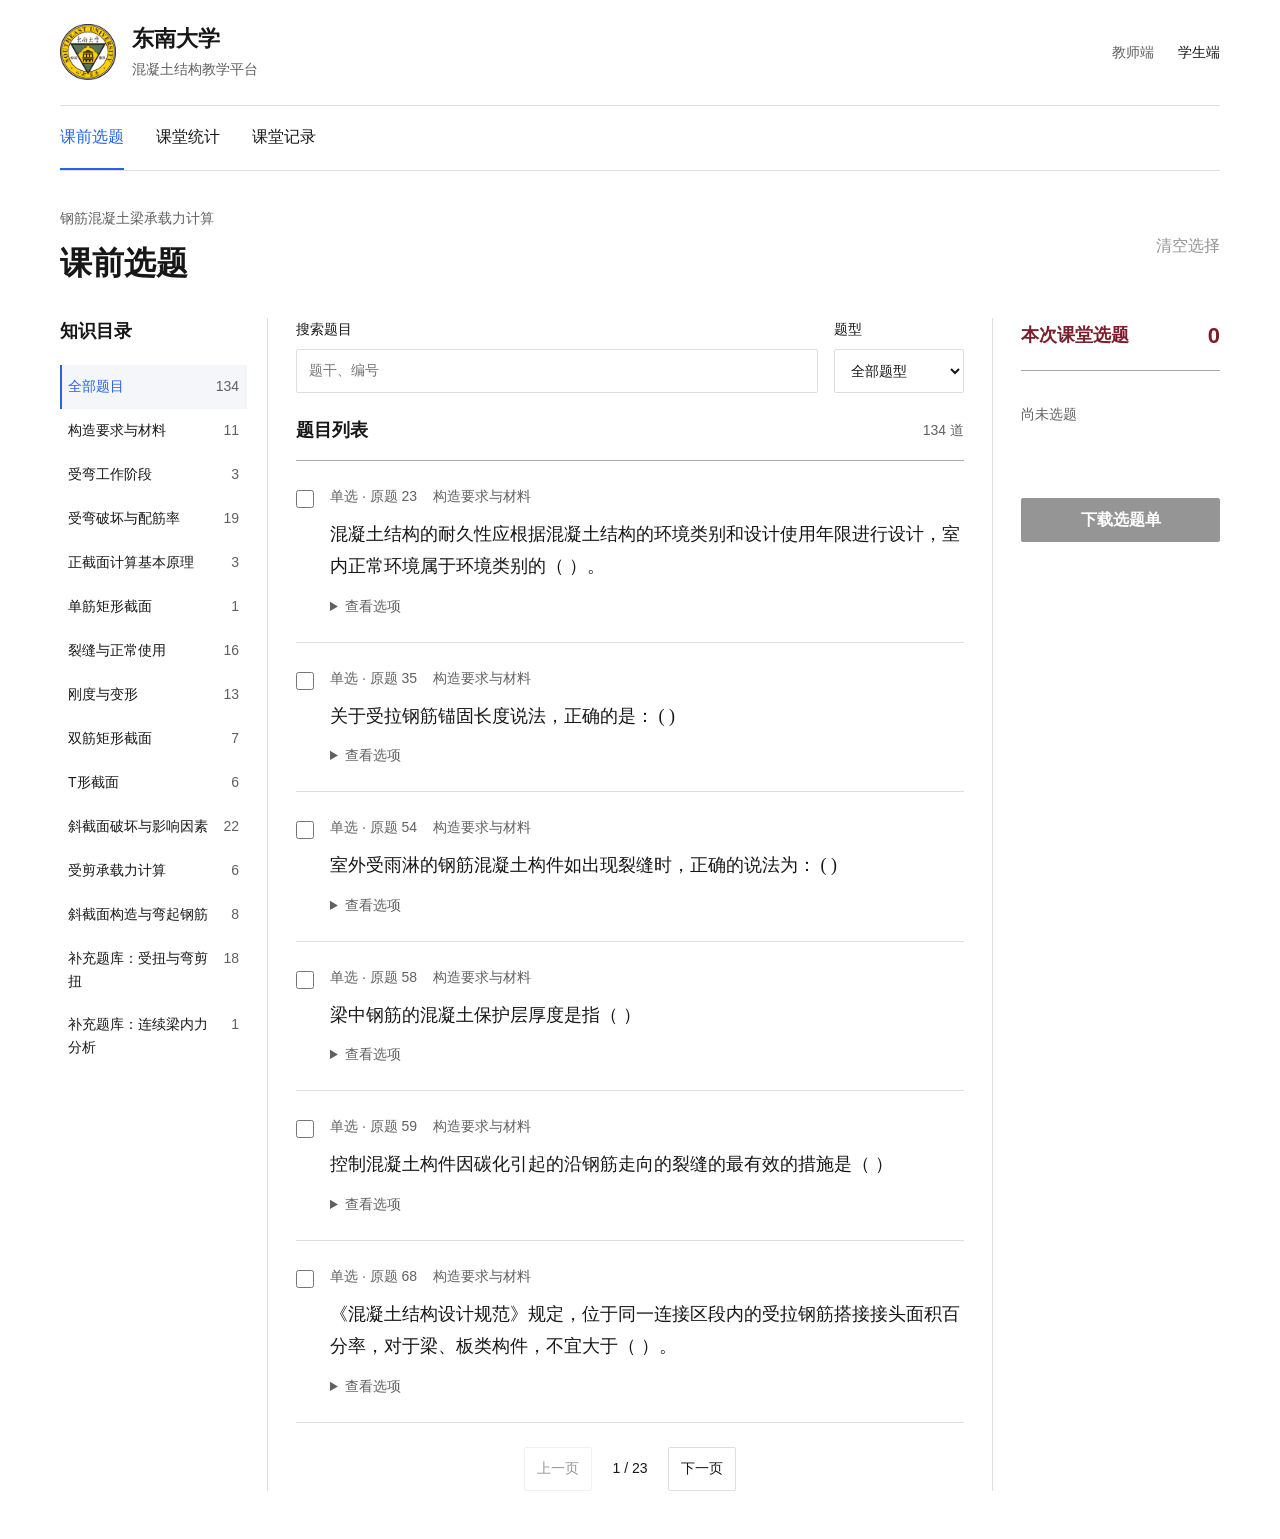
<file: index.html>
<!doctype html>
<html lang="zh-CN"><head><meta charset="utf-8"><meta name="viewport" content="width=device-width, initial-scale=1"><title>东南大学 · 混凝土结构教学平台</title><link rel="stylesheet" href="styles.css"></head>
<body class="directory"><a href="#workspace" class="skip-link">跳到主要内容</a><div class="shell">
<header class="topbar"><a class="brand" href="#workspace"><img src="assets/seu-emblem.png" alt="东南大学校徽" width="56" height="56"><div><strong>东南大学</strong><small>混凝土结构教学平台</small></div></a><div class="account"><span>教师端</span><button type="button" class="text-button" data-view="student">学生端</button><button type="button" class="text-button" id="teacher-return" data-view="prepare" hidden>教师端</button></div></header>

<nav class="primary-nav" aria-label="教师导航"><button type="button" data-view="prepare" aria-current="page">课前选题</button><button type="button" data-view="stats">课堂统计</button><button type="button" data-view="records">课堂记录</button></nav>
<main id="workspace" tabindex="-1">
<section data-panel="prepare"><div class="page-heading"><div><p class="course">钢筋混凝土梁承载力计算</p><h1>课前选题</h1></div><button type="button" id="clear-selection" class="text-button">清空选择</button></div>
<div class="course-layout"><aside class="knowledge-directory" aria-label="知识目录"><h2>知识目录</h2><div id="knowledge-nav"><button type="button" data-group="all" aria-current="true"><span>全部题目</span><span>134</span></button><button type="button" data-group="detailing"><span>构造要求与材料</span><span>11</span></button><button type="button" data-group="stages"><span>受弯工作阶段</span><span>3</span></button><button type="button" data-group="failure"><span>受弯破坏与配筋率</span><span>19</span></button><button type="button" data-group="principles"><span>正截面计算基本原理</span><span>3</span></button><button type="button" data-group="singly"><span>单筋矩形截面</span><span>1</span></button><button type="button" data-group="cracking"><span>裂缝与正常使用</span><span>16</span></button><button type="button" data-group="stiffness"><span>刚度与变形</span><span>13</span></button><button type="button" data-group="doubly"><span>双筋矩形截面</span><span>7</span></button><button type="button" data-group="t-section"><span>T形截面</span><span>6</span></button><button type="button" data-group="shear-modes"><span>斜截面破坏与影响因素</span><span>22</span></button><button type="button" data-group="shear-design"><span>受剪承载力计算</span><span>6</span></button><button type="button" data-group="shear-detailing"><span>斜截面构造与弯起钢筋</span><span>8</span></button><button type="button" data-group="torsion"><span>补充题库：受扭与弯剪扭</span><span>18</span></button><button type="button" data-group="continuous"><span>补充题库：连续梁内力分析</span><span>1</span></button></div></aside><div class="prepare-layout"><div><div class="filters"><label>搜索题目<input id="search-filter" type="search" placeholder="题干、编号" aria-label="搜索题目"></label><label>知识点<select id="group-filter" aria-label="知识点"><option value="all">全部知识点</option><option value="detailing">构造要求与材料</option><option value="stages">受弯工作阶段</option><option value="failure">受弯破坏与配筋率</option><option value="principles">正截面计算基本原理</option><option value="singly">单筋矩形截面</option><option value="cracking">裂缝与正常使用</option><option value="stiffness">刚度与变形</option><option value="doubly">双筋矩形截面</option><option value="t-section">T形截面</option><option value="shear-modes">斜截面破坏与影响因素</option><option value="shear-design">受剪承载力计算</option><option value="shear-detailing">斜截面构造与弯起钢筋</option><option value="torsion">补充题库：受扭与弯剪扭</option><option value="continuous">补充题库：连续梁内力分析</option></select></label><label>题型<select id="type-filter" aria-label="题型"><option value="all">全部题型</option><option value="单选">单选题</option><option value="填空">填空题</option><option value="判断">判断题</option></select></label></div><div class="list-heading"><h2>题目列表</h2><span id="result-count">134 道</span></div><div id="question-list"></div><div class="pagination"><button id="previous-page" type="button">上一页</button><span id="page-count">1 / 23</span><button id="next-page" type="button">下一页</button></div></div><aside class="selection-column" aria-label="本次课堂选题"><div class="selection-top"><h2>本次课堂选题</h2><strong id="selected-count">0</strong></div><ol id="selected-items" class="selected-items"><li class="selection-empty">尚未选题</li></ol><button id="save-selection" class="primary full" type="button" disabled>下载选题单</button><p id="selection-status" class="quiet-label" role="status"></p></aside></div></div></section>
<section data-panel="stats" hidden><div class="page-heading"><div><p class="course">钢筋混凝土梁承载力计算</p><h1>课堂统计</h1></div><span class="quiet-label">未开课</span></div><div class="metrics"><div class="metric"><div class="metric-label">已交答卷</div><div class="metric-value">0<small>份</small></div></div><div class="metric"><div class="metric-label">本组题目</div><div class="metric-value">0<small>道</small></div></div><div class="metric"><div class="metric-label">收答状态</div><div class="metric-value status">未开始</div></div></div><div class="list-heading"><h2>选项分布</h2></div><div class="empty"><h3>暂无答卷</h3></div></section>
<section data-panel="records" hidden><div class="page-heading"><div><p class="course">钢筋混凝土梁承载力计算</p><h1>课堂记录</h1></div></div><div class="table-heading"><span>课堂</span><span>题数</span><span>答卷</span></div><div class="empty"><h3>暂无课堂记录</h3></div></section>
<section data-panel="student" hidden><div class="student-sheet"><p class="course">钢筋混凝土梁承载力计算</p><h1>课堂答题</h1><div class="empty"><h3>课堂未开始</h3></div></div></section>
</main></div><template id="figure-c044"><img src="assets/question-c044.png" alt="T形截面配图"></template><script type="module" src="app.mjs"></script></body></html>
</file>
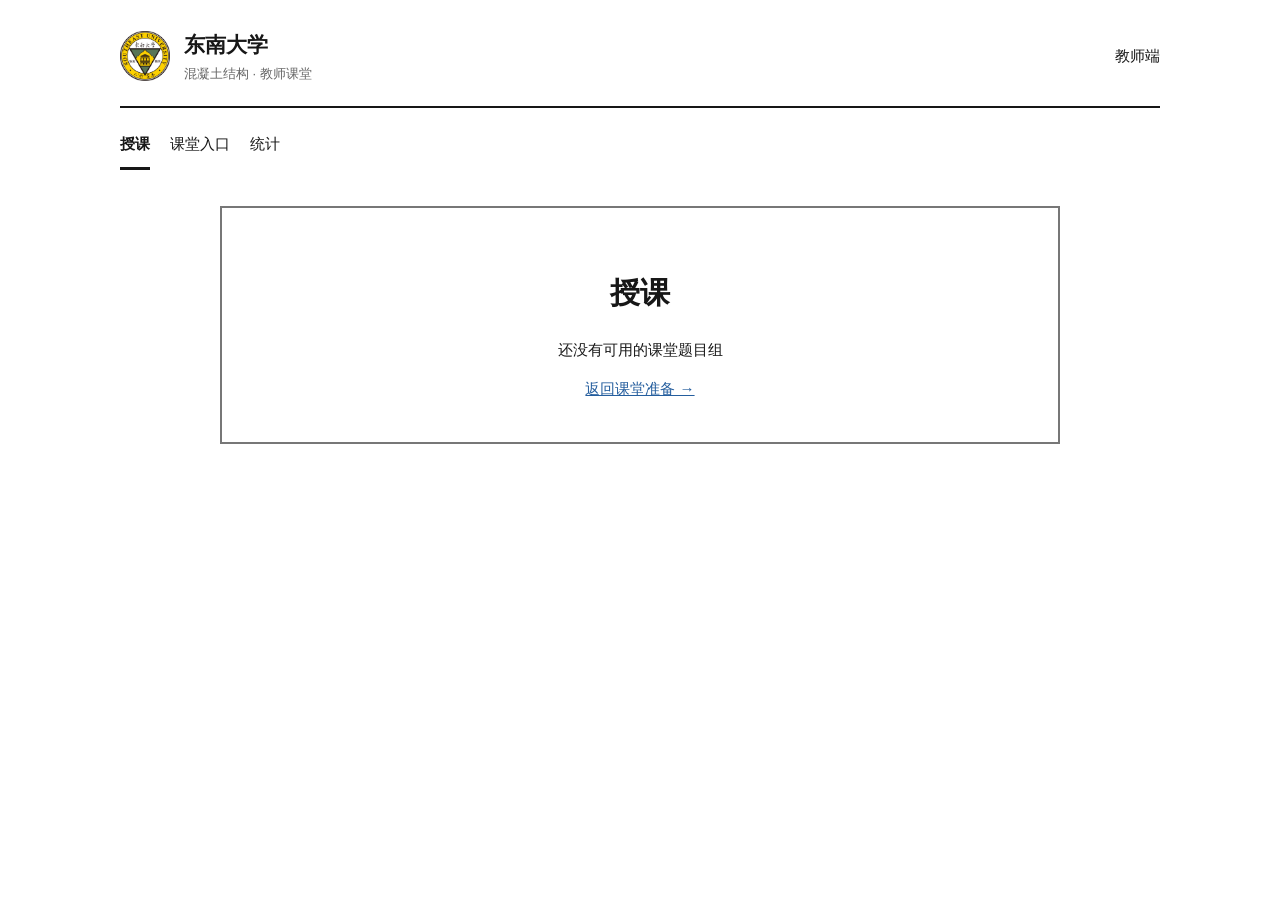
<file: session.html>
<!doctype html>
<html lang="zh-CN"><head><meta charset="utf-8"><meta name="viewport" content="width=device-width,initial-scale=1"><title>东南大学 · 逐题授课</title><link rel="icon" href="favicon.svg"><link rel="stylesheet" href="workspace.css"><link rel="stylesheet" href="session.css"></head>
<body><div class="shell"><header class="header"><div class="brand"><img src="assets/seu-emblem.png" width="50" height="50" alt="东南大学校徽"><div><strong>东南大学</strong><small>混凝土结构 · 教师课堂</small></div></div><span id="role">教师端</span></header><nav id="teacher-nav" aria-label="课堂导航"><button data-view="reading" aria-current="page">授课</button><button data-view="entry">课堂入口</button><button data-view="statistics">统计</button></nav><main class="page" id="content"><div class="empty"><h1 tabindex="-1">授课</h1><p>还没有课堂题目组</p><a class="link" href="workspace.html#prepare">返回课堂准备 →</a></div></main></div><script type="module" src="session.mjs"></script></body></html>
</file>
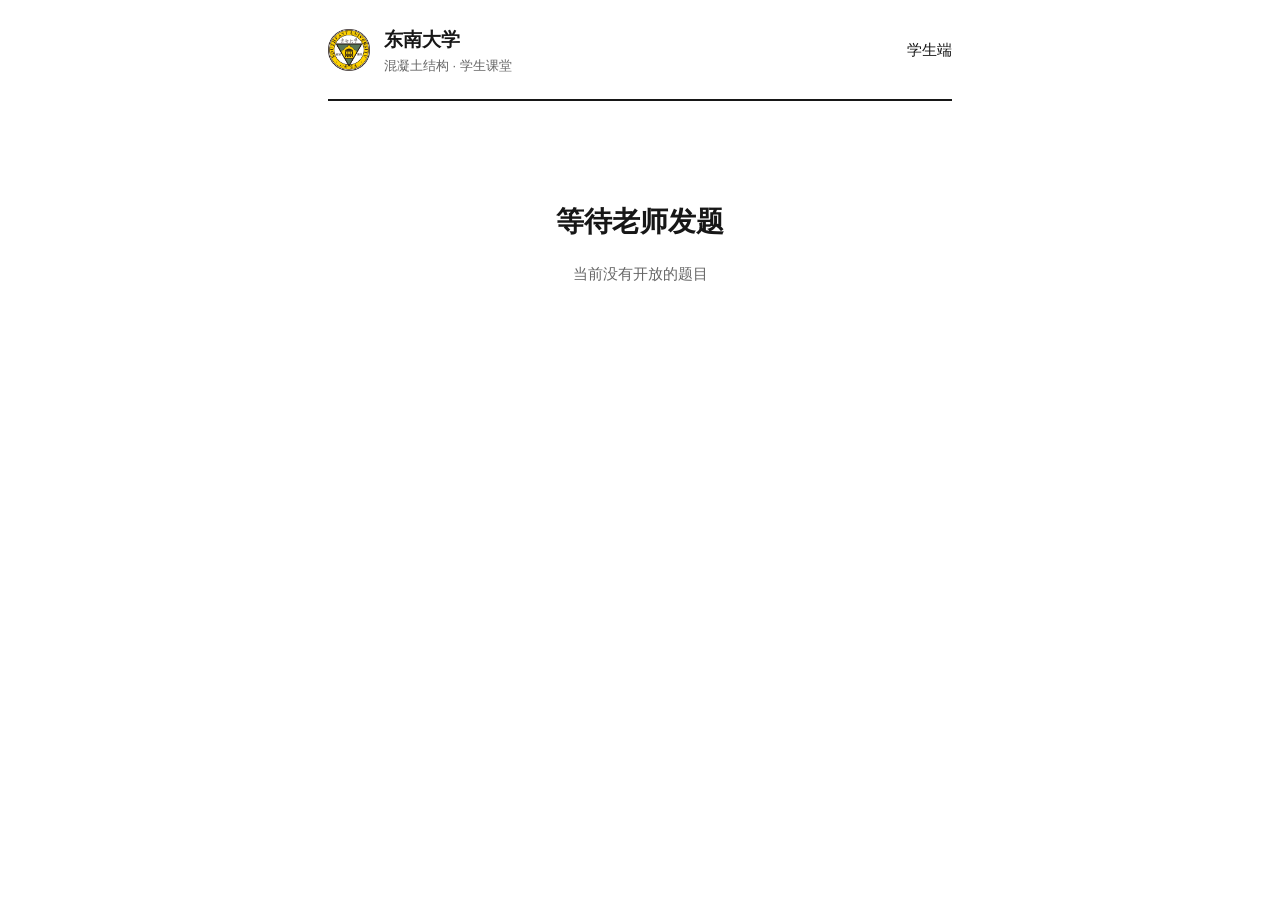
<file: student.html>
<!doctype html>
<html lang="zh-CN"><head><meta charset="utf-8"><meta name="viewport" content="width=device-width,initial-scale=1"><title>东南大学 · 课堂答题</title><link rel="icon" href="favicon.svg"><link rel="stylesheet" href="workspace.css"><link rel="stylesheet" href="session.css"></head>
<body class="student"><div class="shell"><header class="header"><div class="brand"><img src="assets/seu-emblem.png" width="50" height="50" alt="东南大学校徽"><div><strong>东南大学</strong><small>混凝土结构 · 学生课堂</small></div></div><span id="role">学生端</span></header><main class="page" id="content"><div class="student-wait"><h1 tabindex="-1">等待老师发题</h1><p>当前没有开放的题目</p></div></main></div><script type="module" src="student.mjs"></script></body></html>
</file>
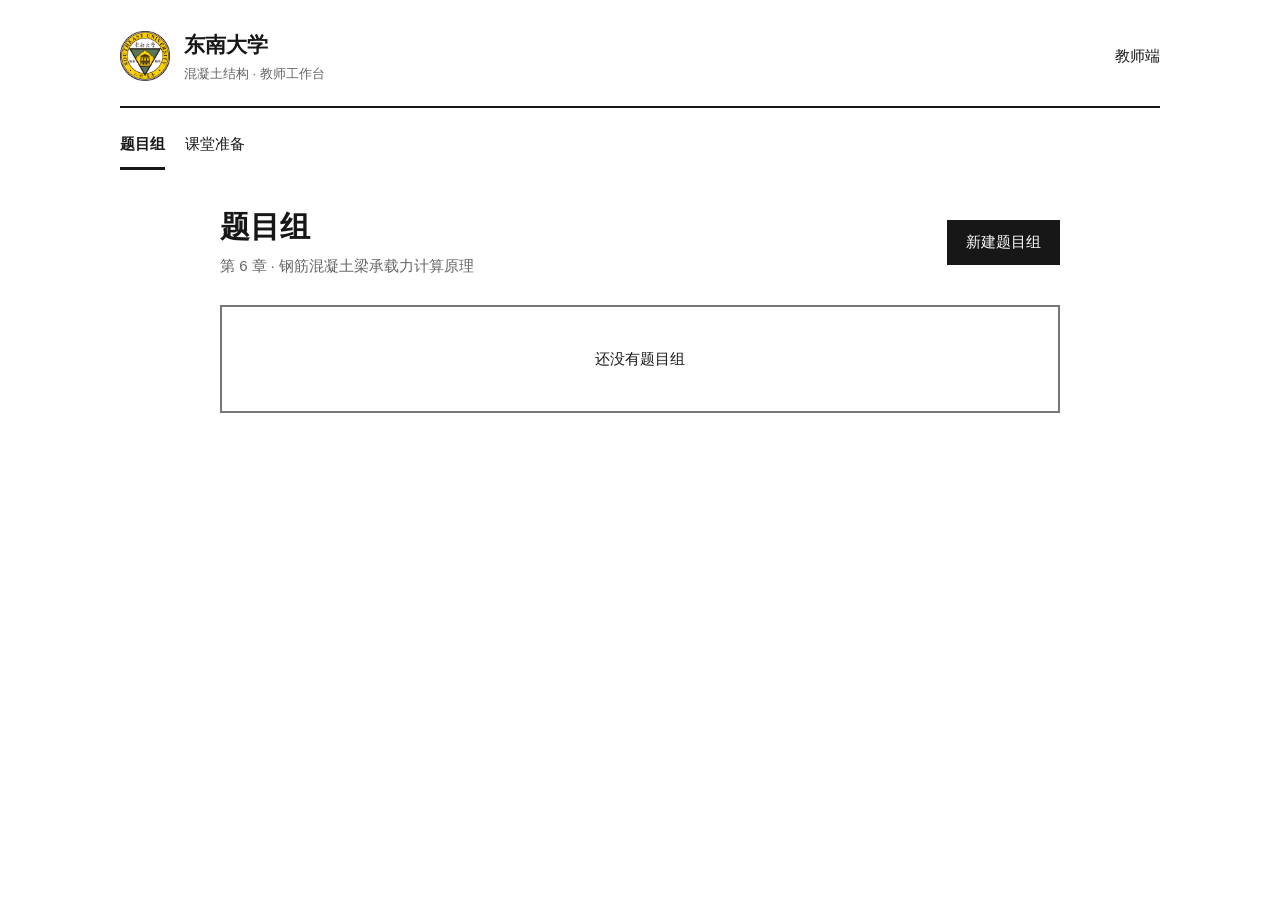
<file: workspace.html>
<!doctype html>
<html lang="zh-CN">
  <head>
    <meta charset="utf-8" />
    <meta name="viewport" content="width=device-width,initial-scale=1" />
    <title>东南大学 · 教师课堂</title>
    <link rel="icon" href="favicon.svg" />
    <link rel="stylesheet" href="workspace.css" />
  </head>
  <body>
    <div class="shell">
      <header class="header">
        <div class="brand">
          <img
            src="assets/seu-emblem.png"
            alt="东南大学校徽"
            width="50"
            height="50"
          />
          <div>
            <strong>东南大学</strong><small>混凝土结构 · 教师工作台</small>
          </div>
        </div>
        <span class="role">教师端</span>
      </header>
      <nav aria-label="课程导航">
        <button id="nav-groups" data-go="groups" aria-current="page">
          题目组</button
        ><button id="nav-prepare" data-go="prepare">课堂准备</button>
      </nav>
      <main>
        <section class="page" id="page-groups">
          <div class="heading">
            <div>
              <h1 tabindex="-1">题目组</h1>
              <p>第 6 章 · 钢筋混凝土梁承载力计算原理</p>
            </div>
            <button id="new-group" class="primary">新建题目组</button>
          </div>
          <p
            id="library-notice"
            class="notice"
            role="status"
            aria-live="polite"
          ></p>
          <div id="group-list"><div class="empty">还没有题目组</div></div>
        </section>
        <section class="page" id="page-edit" hidden>
          <button class="link" data-go="groups">← 返回题目组</button>
          <div id="discard-confirm" class="context" role="alert" hidden>
            <span>当前修改尚未保存。是否放弃修改？</span>
            <div class="actions">
              <button id="keep" class="primary">继续编辑</button
              ><button id="discard">放弃修改</button>
            </div>
          </div>
          <div class="heading"><h1 tabindex="-1">编辑题目组</h1></div>
          <div class="editor-heading">
            <label class="field"
              ><span>题目组名称</span
              ><input
                id="group-name"
                maxlength="60"
                autocomplete="off"
                placeholder="输入题目组名称"
            /></label>
            <div class="actions">
              <span id="save-state">未保存</span
              ><button id="save-group" class="primary">保存题目组</button>
            </div>
            <p id="save-notice" class="notice" aria-live="polite"></p>
          </div>
          <div class="section-title">
            <h2>本组题目 · <b class="count" id="edit-count">0</b> 道</h2>
            <button id="add-question" data-go="bank">添加题目</button>
          </div>
          <div id="question-list"></div>
        </section>
        <section class="page" id="page-bank" hidden>
          <button class="link" data-go="edit">← 返回题目组编辑</button>
          <div class="heading"><h1 tabindex="-1">选择题目</h1></div>
          <div class="context">
            <strong id="bank-group-name">未命名题目组</strong
            ><span>已选 <b id="bank-selected" class="count">0</b> 道</span
            ><button data-go="edit">完成选题</button>
          </div>
          <div class="filters">
            <label class="field"
              ><span>查找题目</span
              ><input
                id="search"
                type="search"
                placeholder="关键词或题号" /></label
            ><label class="field"
              ><span>知识点</span
              ><select id="knowledge">
                <option value="">全部知识点</option>
              </select></label
            ><label class="field"
              ><span>题型</span
              ><select id="type">
                <option value="">全部题型</option>
                <option>单选</option>
                <option>判断</option>
                <option>填空</option>
              </select></label
            >
          </div>
          <p class="result-count" id="result-count"></p>
          <p class="notice" id="bank-notice" aria-live="polite"></p>
          <div id="bank-results"></div>
          <div class="pagination">
            <button id="previous">上一页</button><span id="page-count"></span
            ><button id="next">下一页</button>
          </div>
        </section>
        <section class="page" id="page-prepare" hidden>
          <div class="heading">
            <h1 tabindex="-1">课堂准备</h1>
            <button class="link" data-go="groups">管理题目组 →</button>
          </div>
          <div class="prepare-sheet">
            <div id="lesson-fields">
              <label class="field"
                ><span>课堂名称</span
                ><input
                  id="lesson-name"
                  maxlength="60"
                  autocomplete="off"
                  placeholder="输入课堂名称"
                  required /></label
              ><label class="field"
                ><span>上课日期</span
                ><input id="lesson-date" type="date" required
              /></label>
            </div>
            <div id="lesson-group-fields">
              <label class="field"
                ><span>课堂题目组</span
                ><select id="lesson-group">
                  <option value="">请选择题目组</option>
                </select></label
              >
              <div class="selected-summary" id="lesson-summary" hidden></div>
              <button id="view-questions" class="link" hidden>
                查看本组题目 →
              </button>
            </div>
            <p class="notice" id="lesson-notice" aria-live="polite"></p>
            <div class="actions">
              <button id="start-class" class="primary" disabled>
                开始上课
              </button>
            </div>
          </div>
        </section>
        <section class="page" id="page-review" hidden>
          <button class="link" data-go="prepare">← 返回课堂准备</button>
          <div class="heading"><h1 tabindex="-1">课堂题目组</h1></div>
          <div class="preview-summary" id="review-summary"></div>
          <div id="review-questions"></div>
        </section>
      </main>
    </div>
    <script type="module" src="workspace.mjs"></script>
  </body>
</html>
</file>
<file: styles.css>
* { box-sizing: border-box; }
:root { color-scheme: light; --ink: #171717; --muted: #616161; --line: #dedede; --accent: #2563eb; --emphasis: #7a1f2b; }
body { margin: 0; background: #fff; color: var(--ink); font: 16px/1.65 -apple-system, BlinkMacSystemFont, "PingFang SC", "Microsoft YaHei", sans-serif; }
button, input, select { font: inherit; color: inherit; }
button, select, input[type=search] { min-height: 44px; border: 1px solid var(--line); background: #fff; border-radius: 2px; padding: 8px 12px; }
button { cursor: pointer; }
button:disabled { cursor: default; opacity: .45; }
button:hover:not(:disabled) { border-color: var(--ink); }
button:focus-visible, input:focus-visible, select:focus-visible, a:focus-visible { outline: 2px solid var(--accent); outline-offset: 3px; }
a { color: inherit; text-decoration: none; }
h1, h2, h3, p { margin: 0; }
h1 { font-family: "Songti SC", SimSun, serif; font-size: 32px; font-weight: 600; line-height: 1.35; }
h2 { font-size: 18px; line-height: 1.5; }
.shell { max-width: 1280px; margin: auto; padding: 0 60px 48px; }
.topbar { display: flex; align-items: center; justify-content: space-between; gap: 24px; padding: 24px 0; border-bottom: 1px solid var(--line); }
.brand { display: flex; align-items: center; gap: 16px; flex-shrink: 0; }
.brand img { display: block; width: 56px; height: 56px; object-fit: contain; }
.brand strong { display: block; font-size: 22px; line-height: 1.4; }
.brand small { display: block; font-size: 14px; color: var(--muted); margin-top: 3px; }
.account { display: flex; align-items: center; gap: 24px; font-size: 14px; }
.account span { color: var(--muted); }
.text-button { border: 0; padding: 8px 0; background: transparent; }
.primary-nav { display: flex; gap: 32px; border-bottom: 1px solid var(--line); }
.primary-nav button { padding: 18px 0; border: 0; border-bottom: 2px solid transparent; border-radius: 0; }
.primary-nav button[aria-current=page] { color: var(--accent); border-bottom-color: var(--accent); }
main { padding-top: 36px; }
.page-heading { display: flex; align-items: center; justify-content: space-between; gap: 20px; margin-bottom: 32px; }
.course { font-size: 14px; color: var(--muted); margin-bottom: 12px; }
.primary { background: var(--ink); border-color: var(--ink); color: white; font-weight: 600; }
.primary:hover:not(:disabled) { background: #333; }
.filters { display: grid; grid-template-columns: minmax(180px, 1fr) 200px 130px; gap: 16px; margin-bottom: 24px; }
.filters label { display: grid; gap: 8px; font-size: 14px; }
.filters input, .filters select { width: 100%; min-width: 0; }
.prepare-layout { display: grid; grid-template-columns: minmax(0, 1fr) 288px; gap: 40px; }
.list-heading, .selection-top { display: flex; align-items: center; justify-content: space-between; gap: 16px; padding-bottom: 16px; border-bottom: 1px solid #a8a8a8; }
.list-heading span { font-size: 14px; color: var(--muted); }
.selection-column { border-left: 1px solid var(--line); padding-left: 28px; }
.selection-top { color: var(--emphasis); }
.selection-top strong { font-size: 22px; font-variant-numeric: tabular-nums; }
.empty { min-height: 300px; display: flex; flex-direction: column; align-items: center; justify-content: center; gap: 18px; text-align: center; }
.empty h3 { font-size: 18px; font-weight: 500; }
.empty p { color: var(--muted); font-size: 14px; }
.selection-empty { padding: 32px 0 48px; color: var(--muted); font-size: 14px; }
.full { width: 100%; }
.metrics { display: grid; grid-template-columns: repeat(3, 1fr); margin: 8px 0 32px; }
.metric { padding: 12px 24px; border-right: 1px solid var(--line); }
.metric:first-child { padding-left: 0; }
.metric:last-child { border: 0; }
.metric-label { font-size: 14px; color: var(--muted); }
.metric-value { color: var(--emphasis); font-size: 36px; font-variant-numeric: tabular-nums; margin-top: 8px; }
.metric-value small { font-size: 16px; color: var(--muted); margin-left: 8px; }
.metric-value.status { color: var(--ink); font-size: 24px; padding-top: 12px; }
.table-heading { display: grid; grid-template-columns: 2fr 1fr 1fr; border-bottom: 1px solid var(--line); padding: 16px 0; color: var(--muted); font-size: 14px; }
.student-sheet { max-width: 640px; margin: 0 auto; padding-top: 16px; }
.student-sheet .empty { border-top: 1px solid var(--line); margin-top: 28px; min-height: 260px; }
.quiet-label { color: var(--muted); font-size: 14px; }
.course-layout { display: grid; grid-template-columns: 208px minmax(0, 1fr); gap: 28px; }
.course-layout > *, .prepare-layout > * { min-width: 0; }
.directory .prepare-layout { grid-template-columns: minmax(0, 1fr) 228px; gap: 28px; }
.directory .filters { grid-template-columns: minmax(150px, 1fr) 130px; }
.directory .filters label:first-child { grid-column: auto; }
.directory .filters label:nth-child(2) { display: none; }
.knowledge-directory { border-right: 1px solid var(--line); padding-right: 20px; }
.knowledge-directory h2 { padding-bottom: 20px; }
.knowledge-directory button { display: flex; justify-content: space-between; align-items: flex-start; gap: 12px; border: 0; border-radius: 0; width: 100%; text-align: left; padding: 10px 8px; font-size: 14px; }
.knowledge-directory button span:last-child { color: var(--muted); font-variant-numeric: tabular-nums; }
.knowledge-directory button[aria-current] { color: var(--accent); background: #f4f6fa; box-shadow: inset 2px 0 var(--accent); }
.question-card { display: grid; grid-template-columns: 20px minmax(0, 1fr); gap: 14px; padding: 24px 0; border-bottom: 1px solid var(--line); }
.question-card input { width: 18px; height: 18px; accent-color: var(--accent); margin: 5px 0 0; cursor: pointer; }
.question-meta { display: flex; gap: 6px 16px; flex-wrap: wrap; color: var(--muted); font-size: 14px; margin-bottom: 10px; }
.review-label { color: var(--emphasis); }
.question-stem { display: block; font: 18px/1.8 "Songti SC", SimSun, serif; cursor: pointer; }
.question-body { font: 17px/1.8 "Songti SC", SimSun, serif; padding-top: 12px; }
.question-body p + p { margin-top: 8px; }
.question-body img { max-width: 100%; height: auto; }
.question-stem math, .question-body math { display: inline-block; max-width: 100%; overflow-x: auto; vertical-align: middle; }
summary { color: var(--muted); font-size: 14px; cursor: pointer; margin-top: 12px; width: fit-content; }
.pagination { display: flex; justify-content: center; align-items: center; gap: 20px; margin-top: 24px; font-size: 14px; }
.selected-items { list-style: none; padding: 0; margin: 0 0 24px; }
.selected-items li:not(.selection-empty) { display: flex; align-items: flex-start; gap: 12px; border-bottom: 1px solid var(--line); padding: 16px 0; font-size: 15px; }
.selected-items small { display: block; font-size: 14px; color: var(--muted); margin-top: 4px; }
.number { color: var(--emphasis); font-variant-numeric: tabular-nums; }
.remove-question { margin-left: auto; border: 0; background: transparent; font-size: 20px; padding: 0 6px; min-height: 44px; min-width: 32px; }
#selection-status { margin-top: 12px; }
[hidden] { display: none !important; }
.skip-link { position: absolute; top: -100px; left: 20px; background: white; padding: 10px; }
.skip-link:focus { top: 10px; }
.folio .topbar { align-items: flex-end; padding: 30px 0 26px; }
.folio .brand { gap: 20px; }
.folio .brand img { width: 72px; height: 72px; }
.folio .brand strong { font-family: "Songti SC", SimSun, serif; font-size: 28px; letter-spacing: 3px; }
.folio .brand small { letter-spacing: 1px; }
.folio .course-title { padding: 26px 0 24px; font-family: "Songti SC", SimSun, serif; font-size: 26px; }
.folio main { padding-top: 28px; }
.folio .course { display: none; }
@media (max-width: 1000px) {
  .shell { padding: 0 32px 40px; }
  .prepare-layout { grid-template-columns: minmax(0, 1fr) 250px; gap: 28px; }
  .filters { grid-template-columns: 1fr 1fr; }
  .filters label:first-child { grid-column: 1 / -1; }
  .account span { display: none; }
  .course-layout { grid-template-columns: minmax(0, 1fr); }
  .knowledge-directory { border-right: 0; border-bottom: 1px solid var(--line); padding: 0 0 18px; }
  .knowledge-directory h2 { padding-bottom: 12px; }
  #knowledge-nav { display: flex; overflow-x: auto; gap: 12px; padding-bottom: 4px; }
  .knowledge-directory button { flex-shrink: 0; width: auto; white-space: nowrap; }
}
@media (max-width: 720px) {
  .shell { padding: 0 20px 32px; }
  .topbar { padding: 20px 0; gap: 12px; }
  .brand { gap: 10px; flex-shrink: 1; }
  .brand img { width: 46px; height: 46px; flex-shrink: 0; }
  .brand strong { font-size: 18px; }
  .brand small { font-size: 13px; }
  .account { flex-shrink: 0; }
  .primary-nav { gap: 0; justify-content: space-between; }
  .primary-nav button { padding: 14px 0; font-size: 15px; }
  main { padding-top: 28px; }
  h1 { font-size: 28px; }
  .page-heading { margin-bottom: 24px; align-items: flex-start; }
  .page-heading button { white-space: nowrap; }
  .course { margin-bottom: 10px; }
  .prepare-layout { grid-template-columns: minmax(0, 1fr); gap: 24px; }
  .directory .prepare-layout { grid-template-columns: minmax(0, 1fr); gap: 24px; }
  .directory .filters { grid-template-columns: 1fr; }
  .selection-column { border-left: 0; border-top: 1px solid var(--line); padding: 24px 0 0; }
  .empty { min-height: 240px; }
  .selection-empty { padding: 24px 0 32px; }
  .metrics { gap: 12px; }
  .metric { padding: 8px 10px; }
  .metric-value { font-size: 30px; }
  .metric-value small { margin-left: 4px; font-size: 14px; }
  .metric-value.status { font-size: 20px; padding-top: 9px; }
  .folio .topbar { align-items: center; padding: 22px 0; }
  .folio .brand { gap: 12px; }
  .folio .brand img { width: 54px; height: 54px; }
  .folio .brand strong { font-size: 22px; letter-spacing: 2px; }
  .folio .brand small { font-size: 13px; letter-spacing: 0; }
  .folio .course-title { font-size: 23px; padding: 24px 0 20px; line-height: 1.45; }
}
</file>
<file: workspace.css>
:root {
  --ink: #171717;
  --muted: #666;
  --rule: #777;
  --red: #7a1f2b;
  --blue: #255e9e;
  --paper: #f3f3f1;
  --white: #fff;
  --space: 24px;
  --radius: 2px;
  font:
    15px/1.65 -apple-system,
    BlinkMacSystemFont,
    "PingFang SC",
    "Microsoft YaHei",
    sans-serif;
  color: var(--ink);
  background: var(--white);
}
* {
  box-sizing: border-box;
}
body {
  margin: 0;
}
[hidden] {
  display: none !important;
}
button,
input,
select {
  font: inherit;
  max-width: 100%;
}
button {
  min-height: 44px;
  padding: 9px 18px;
  border: 1px solid #999;
  background: white;
  color: var(--ink);
  cursor: pointer;
  transition:
    transform 0.12s,
    background 0.16s;
}
button:hover:not(:disabled) {
  background: #eee;
}
button:active:not(:disabled) {
  transform: scale(0.98);
}
button:disabled {
  cursor: default;
  background: #eee;
  color: #777;
  border-color: #bbb;
}
button.primary {
  background: var(--ink);
  color: white;
  border-color: var(--ink);
}
button.primary:hover:not(:disabled) {
  background: #333;
}
.link {
  color: var(--blue);
  border: 0;
  background: transparent;
  padding-left: 0;
}
.danger {
  color: var(--red);
}
button:focus-visible,
input:focus-visible,
select:focus-visible {
  outline: 3px solid var(--blue);
  outline-offset: 3px;
}
input,
select {
  width: 100%;
  min-height: 48px;
  padding: 10px 12px;
  border: 1.5px solid #777;
  background: white;
}
.shell {
  max-width: 1120px;
  margin: auto;
  padding: 28px 40px 72px;
}
.brand {
  display: flex;
  gap: 14px;
  align-items: center;
}
.brand img {
  width: 50px;
  height: 50px;
}
.brand strong {
  font-size: 21px;
}
.brand small {
  display: block;
  color: var(--muted);
  font-size: 13px;
}
.header {
  display: flex;
  align-items: center;
  justify-content: space-between;
  gap: 24px;
  padding-bottom: 22px;
  border-bottom: 2px solid var(--ink);
}
nav {
  display: flex;
  gap: 20px;
  align-items: center;
  margin-top: 14px;
}
nav button {
  border: 0;
  border-bottom: 3px solid transparent;
  background: transparent;
  padding: 10px 0;
}
nav button[aria-current="page"] {
  border-color: var(--ink);
  font-weight: 600;
}
.page {
  max-width: 840px;
  margin: 36px auto 0;
}
.page.enter {
  animation: enter 0.24s ease-out;
}
.page h1,
.question-body,
.group-name {
  font-family: "Songti SC", "SimSun", serif;
}
.heading {
  display: flex;
  gap: 18px;
  align-items: center;
  justify-content: space-between;
  margin-bottom: 26px;
}
.heading h1 {
  font-size: 30px;
  line-height: 1.4;
  margin: 0;
}
.heading p {
  margin: 6px 0 0;
  color: var(--muted);
}
.count {
  color: var(--red);
  font-weight: 650;
  font-variant-numeric: tabular-nums;
}
.field {
  display: block;
  margin-bottom: 24px;
}
.field > span {
  display: block;
  font-weight: 600;
  margin-bottom: 8px;
}
.actions {
  display: flex;
  gap: 12px;
  flex-wrap: wrap;
  align-items: center;
}
.editor-heading {
  background: var(--paper);
  padding: 24px;
  border: 2px solid var(--ink);
  margin-bottom: 28px;
}
.editor-heading .field {
  margin-bottom: 18px;
}
.group-card {
  border: 2px solid #666;
  padding: 26px;
  margin: 0 0 24px;
  display: flex;
  gap: 24px;
  justify-content: space-between;
  align-items: center;
}
.group-name {
  font-size: 22px;
  line-height: 1.5;
  margin: 0 0 8px;
}
.group-card p {
  margin: 0;
  color: var(--muted);
}
.section-title {
  display: flex;
  justify-content: space-between;
  align-items: center;
  margin: 24px 0 18px;
}
.section-title h2 {
  font-size: 18px;
  margin: 0;
}
.question {
  border: 2px solid var(--rule);
  border-radius: var(--radius);
  margin: 0 0 28px;
  background: white;
  overflow: hidden;
}
.question-header {
  background: var(--paper);
  border-bottom: 2px solid var(--rule);
  padding: 14px 22px;
  display: flex;
  flex-wrap: wrap;
  gap: 10px 18px;
  align-items: center;
}
.question-header .sequence {
  font-size: 21px;
  color: var(--red);
  font-weight: 650;
  line-height: 1.2;
}
.question-header .metadata {
  font-size: 13px;
  color: var(--muted);
}
.question-body {
  font-size: 18px;
  line-height: 1.9;
  padding: 20px 26px;
  overflow-wrap: anywhere;
}
.question-body p {
  margin: 0 0 12px;
}
.question-body p:last-child {
  margin-bottom: 0;
}
.question-body math {
  max-width: 100%;
  overflow-x: auto;
  padding: 4px 0;
}
.question-body math[display="block"] {
  display: block;
}
.question-body img {
  max-width: 100%;
  height: auto;
}
.question-actions {
  padding: 12px 22px 16px;
  display: flex;
  justify-content: flex-end;
  gap: 12px;
  border-top: 1px solid #bbb;
}
.question.changed {
  animation: added 0.23s ease-out;
}
.context {
  padding: 18px 22px;
  border: 2px solid var(--ink);
  background: var(--paper);
  margin-bottom: 24px;
  display: flex;
  gap: 16px;
  justify-content: space-between;
  align-items: center;
}
.context strong {
  font-size: 17px;
}
.filters {
  display: grid;
  grid-template-columns: 1.4fr 1fr 0.75fr;
  gap: 16px;
  margin: 20px 0;
}
.filters .field {
  margin: 0;
}
.result-count {
  color: var(--muted);
  margin: 20px 0;
}
.pagination {
  display: flex;
  justify-content: space-between;
  align-items: center;
  gap: 12px;
}
.empty {
  border: 2px solid #777;
  padding: 40px;
  text-align: center;
}
.notice {
  min-height: 25px;
  color: var(--red);
  margin: 14px 0;
}
.prepare-sheet {
  border: 2px solid var(--ink);
  padding: 32px;
  max-width: 660px;
  margin: 0 auto;
}
.prepare-sheet h2 {
  font-size: 18px;
  margin: 0 0 24px;
}
.prepare-sheet .actions {
  justify-content: flex-end;
  margin-top: 32px;
}
.selected-summary {
  background: var(--paper);
  padding: 20px;
  margin-top: 8px;
  border: 1px solid #888;
}
.selected-summary p {
  margin: 0 0 5px;
}
.preview-summary {
  border: 2px solid var(--ink);
  padding: 24px;
  background: var(--paper);
  margin-bottom: 28px;
}
.preview-summary h2 {
  margin: 0 0 6px;
  font-size: 20px;
}
.preview-summary p {
  margin: 0;
  color: var(--muted);
}
@keyframes enter {
  from {
    opacity: 0;
    transform: translateY(5px);
  }
  to {
    opacity: 1;
    transform: none;
  }
}
@keyframes added {
  from {
    background: #ece9e6;
    transform: translateY(4px);
  }
  to {
    background: white;
    transform: none;
  }
}
@media (max-width: 700px) {
  .shell {
    padding: 18px 18px 48px;
  }
  .brand strong {
    font-size: 18px;
  }
  .brand small {
    font-size: 12px;
  }
  .header {
    gap: 12px;
  }
  .role {
    display: none;
  }
  .brand img {
    width: 44px;
    height: 44px;
  }
  .page {
    margin-top: 28px;
  }
  .heading {
    align-items: flex-start;
    flex-wrap: wrap;
    gap: 12px;
  }
  .heading h1 {
    font-size: 26px;
  }
  .group-card {
    padding: 20px;
    align-items: flex-start;
    flex-direction: column;
    gap: 16px;
  }
  .group-card .actions {
    width: 100%;
  }
  .question-header {
    padding: 14px 16px;
    gap: 8px 12px;
  }
  .question-body {
    padding: 18px;
    font-size: 18px;
  }
  .question-actions {
    padding: 12px 14px;
    gap: 8px;
    flex-wrap: wrap;
    justify-content: flex-start;
  }
  .question-actions button {
    padding: 8px 12px;
  }
  .filters {
    grid-template-columns: 1fr 1fr;
  }
  .filters .field:first-child {
    grid-column: 1/-1;
  }
  .context {
    padding: 16px;
    flex-wrap: wrap;
  }
  .prepare-sheet {
    padding: 22px;
  }
  .editor-heading {
    padding: 18px;
  }
  .actions button {
    flex-grow: 1;
  }
  .pagination {
    font-size: 13px;
  }
  .pagination button {
    padding: 8px 10px;
  }
}
@media (prefers-reduced-motion: reduce) {
  *,
  *::before,
  *::after {
    animation: none !important;
    transition: none !important;
  }
}
:root .notice:empty {
  display: none;
}
:root button.primary:disabled {
  background: #eee;
  color: #777;
  border-color: #bbb;
}
</file>
<file: session.css>
.state {
  color: var(--muted);
  white-space: nowrap;
}
.reading-actions {
  display: flex;
  justify-content: space-between;
  align-items: center;
  gap: 16px;
  margin-top: 24px;
}
.secondary-actions {
  display: flex;
  justify-content: flex-end;
  align-items: center;
  gap: 20px;
  margin-top: 24px;
}
.question-index {
  border: 0;
  padding: 0;
  margin: 0 0 28px;
}
.question-index legend,
.response legend {
  font-weight: 600;
  margin-bottom: 16px;
}
.index-row {
  display: flex;
  align-items: center;
  gap: 18px;
  padding: 20px;
  border: 2px solid #777;
  margin: 0 0 16px;
  cursor: pointer;
}
.index-row input,
.answer-option input {
  flex: 0 0 20px;
  width: 20px;
  min-height: 20px;
  height: 20px;
  margin: 0;
  accent-color: var(--blue);
}
.index-row span {
  display: flex;
  flex-wrap: wrap;
  align-items: center;
  gap: 8px 18px;
}
.index-row small {
  color: var(--muted);
}
.projected .page {
  max-width: 1040px;
}
.projected .question-body {
  font-size: 26px;
  line-height: 1.9;
  padding: 28px 34px;
}
.projected .question-header {
  padding: 18px 28px;
}
.projected .question-header .sequence {
  font-size: 30px;
}
.student .shell {
  max-width: 680px;
  padding: 24px 28px 56px;
}
.student .page {
  margin-top: 28px;
}
.student .header {
  border-bottom: 2px solid var(--ink);
}
.student .brand img {
  width: 42px;
  height: 42px;
}
.student .brand strong {
  font-size: 19px;
}
.student .brand small {
  font-size: 13px;
}
.student-heading {
  margin-bottom: 20px;
}
.student-heading h1 {
  font-size: 26px;
}
.student .question-body {
  padding: 20px;
}
.response {
  border: 0;
  padding: 0;
  margin: 0;
}
.answer-option {
  display: flex;
  align-items: flex-start;
  gap: 14px;
  padding: 18px 20px;
  margin-bottom: 14px;
  border: 2px solid #777;
  background: #fff;
  cursor: pointer;
  transition:
    background 0.15s,
    border-color 0.15s;
}
.answer-option input {
  margin-top: 7px;
}
.answer-option span {
  min-width: 0;
  font:
    18px/1.9 "Songti SC",
    "SimSun",
    serif;
  overflow-wrap: anywhere;
}
.answer-option math {
  max-width: 100%;
  overflow-x: auto;
}
.answer-option.selected {
  border-color: var(--blue);
  background: #f2f5f9;
}
.answer-option:focus-within {
  outline: 3px solid var(--blue);
  outline-offset: 3px;
}
.student-actions {
  margin-top: 24px;
}
.student-actions button {
  width: 100%;
}
#choice-state {
  margin: 0 0 14px;
  color: var(--muted);
}
.choice-feedback {
  animation: choice 0.2s ease-out;
}
@keyframes choice {
  from {
    opacity: 0.4;
    transform: translateY(3px);
  }
  to {
    opacity: 1;
    transform: none;
  }
}
.student-wait {
  margin: 100px auto;
  text-align: center;
}
.student-wait h1 {
  font-size: 28px;
  line-height: 1.5;
}
.student-wait p {
  color: var(--muted);
}
@media (max-width: 640px) {
  nav {
    gap: 22px;
    flex-wrap: wrap;
  }
  nav button {
    white-space: nowrap;
  }
  .heading {
    align-items: flex-start;
  }
  .heading h1 {
    font-size: 26px;
  }
  .heading p {
    font-size: 14px;
  }
  .reading-actions {
    flex-wrap: wrap;
    gap: 10px;
  }
  .secondary-actions {
    flex-wrap: wrap;
    justify-content: flex-start;
  }
  .projected .question-body {
    font-size: 20px;
    padding: 20px;
  }
  .projected .question-header {
    padding: 16px;
  }
  .index-row {
    padding: 18px;
  }
  .student .shell {
    padding: 20px 18px 44px;
  }
  .student .brand {
    gap: 12px;
  }
  .student-heading {
    flex-direction: column;
    gap: 8px;
  }
  .student .question-header {
    padding: 14px 16px;
  }
  .answer-option {
    padding: 16px;
  }
}
@media (prefers-reduced-motion: reduce) {
  .choice-feedback {
    animation: none;
  }
}
textarea {
  width: 100%;
  padding: 14px;
  border: 2px solid #777;
  font:
    18px/1.8 "Songti SC",
    "SimSun",
    serif;
  resize: vertical;
}
textarea:focus-visible {
  outline: 3px solid var(--blue);
  outline-offset: 3px;
}

/* Preserve role and university name when zoom reduces usable width. */
.header { flex-wrap: wrap; }
.brand { min-width: 0; }
.brand strong, #role { white-space: nowrap; }
/* A long original formula scrolls inside its option, not the whole form. */
.response { min-inline-size: 0; }
</file>
